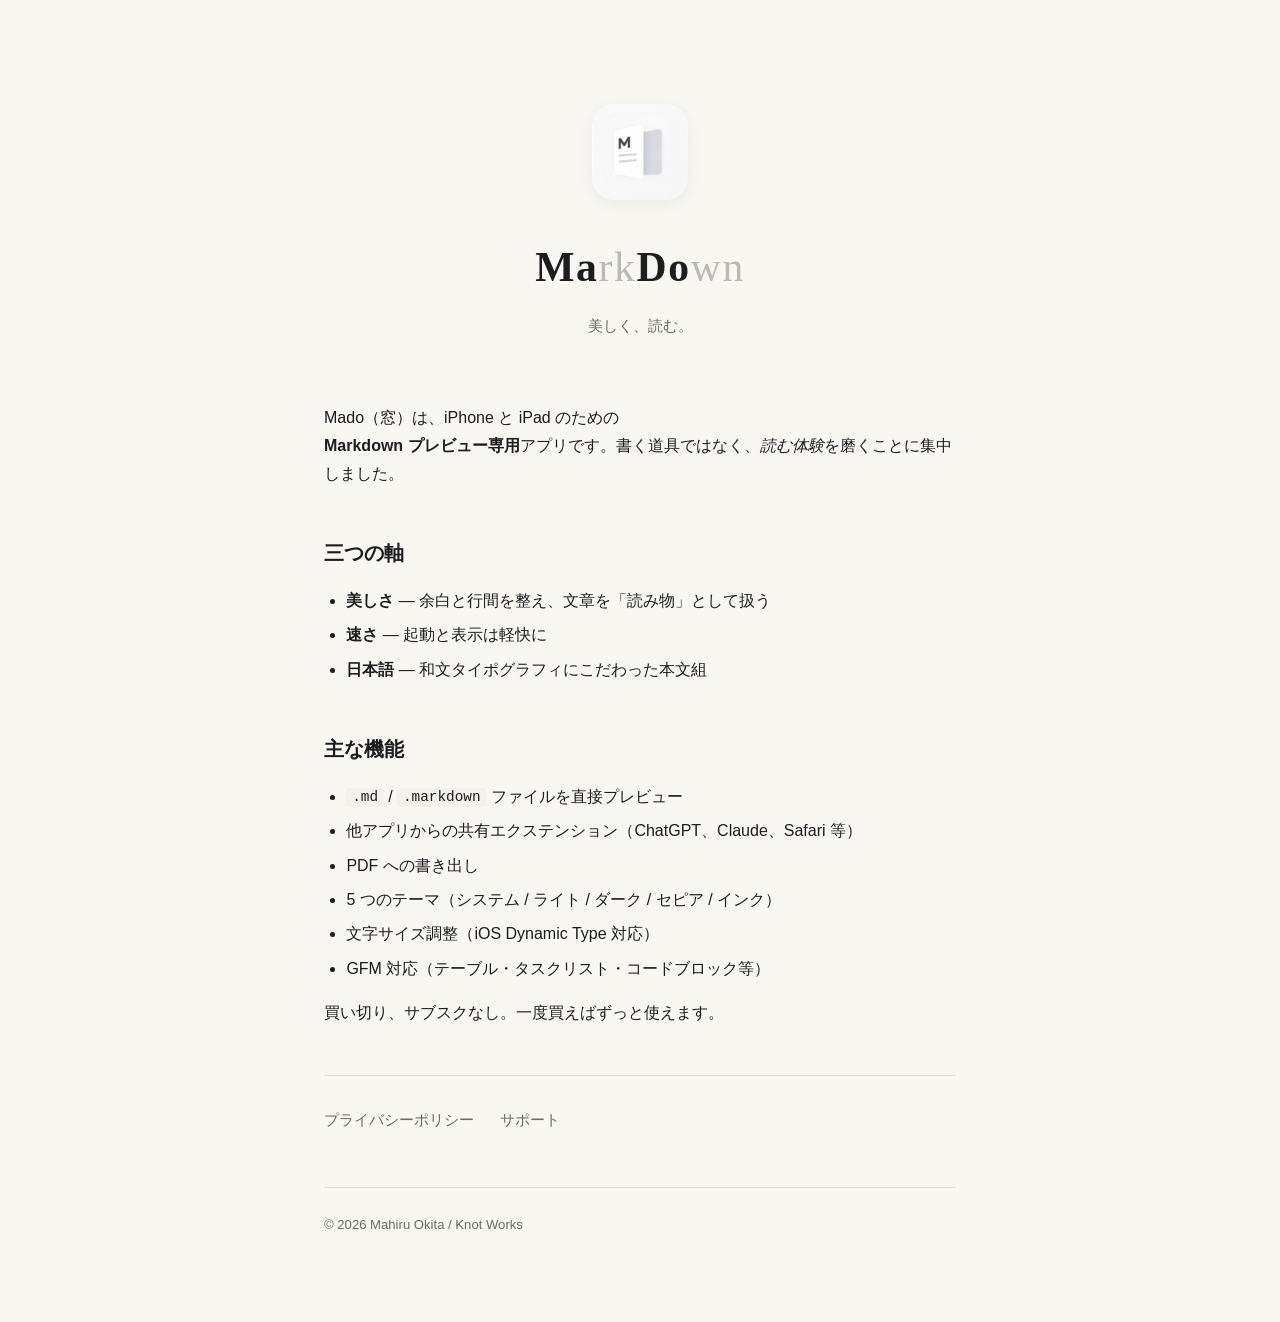
<file: index.html>
<!DOCTYPE html>
<html lang="ja">
<head>
    <meta charset="UTF-8">
    <meta name="viewport" content="width=device-width, initial-scale=1.0">
    <title>Mado — Markdown を、もっと美しく読む。</title>
    <meta name="description" content="iPhone と iPad のための Markdown プレビュー専用アプリ。買い切り、サブスクなし。">
    <meta property="og:title" content="Mado — Markdown を、もっと美しく読む。">
    <meta property="og:description" content="iPhone と iPad のための Markdown プレビュー専用アプリ。">
    <meta property="og:type" content="website">
    <meta property="og:image" content="icon-256.png">
    <link rel="icon" href="favicon.png" type="image/png">
    <link rel="stylesheet" href="style.css">
</head>
<body>
    <div class="brand-block">
        <img src="icon-256.png" alt="Mado" class="brand-icon">
        <h1 class="wordmark">Ma<span class="dim">rk</span>Do<span class="dim">wn</span></h1>
        <p class="tagline">美しく、読む。</p>
    </div>

    <p>Mado（窓）は、iPhone と iPad のための<br><strong>Markdown プレビュー専用</strong>アプリです。書く道具ではなく、<em>読む体験</em>を磨くことに集中しました。</p>

    <h2>三つの軸</h2>
    <ul>
        <li><strong>美しさ</strong> — 余白と行間を整え、文章を「読み物」として扱う</li>
        <li><strong>速さ</strong> — 起動と表示は軽快に</li>
        <li><strong>日本語</strong> — 和文タイポグラフィにこだわった本文組</li>
    </ul>

    <h2>主な機能</h2>
    <ul>
        <li><code>.md</code> / <code>.markdown</code> ファイルを直接プレビュー</li>
        <li>他アプリからの共有エクステンション（ChatGPT、Claude、Safari 等）</li>
        <li>PDF への書き出し</li>
        <li>5 つのテーマ（システム / ライト / ダーク / セピア / インク）</li>
        <li>文字サイズ調整（iOS Dynamic Type 対応）</li>
        <li>GFM 対応（テーブル・タスクリスト・コードブロック等）</li>
    </ul>

    <p>買い切り、サブスクなし。一度買えばずっと使えます。</p>

    <div class="nav">
        <a href="privacy/">プライバシーポリシー</a>
        <a href="support/">サポート</a>
    </div>

    <div class="footer">
        <p>© 2026 Mahiru Okita / Knot Works</p>
    </div>
</body>
</html>
</file>
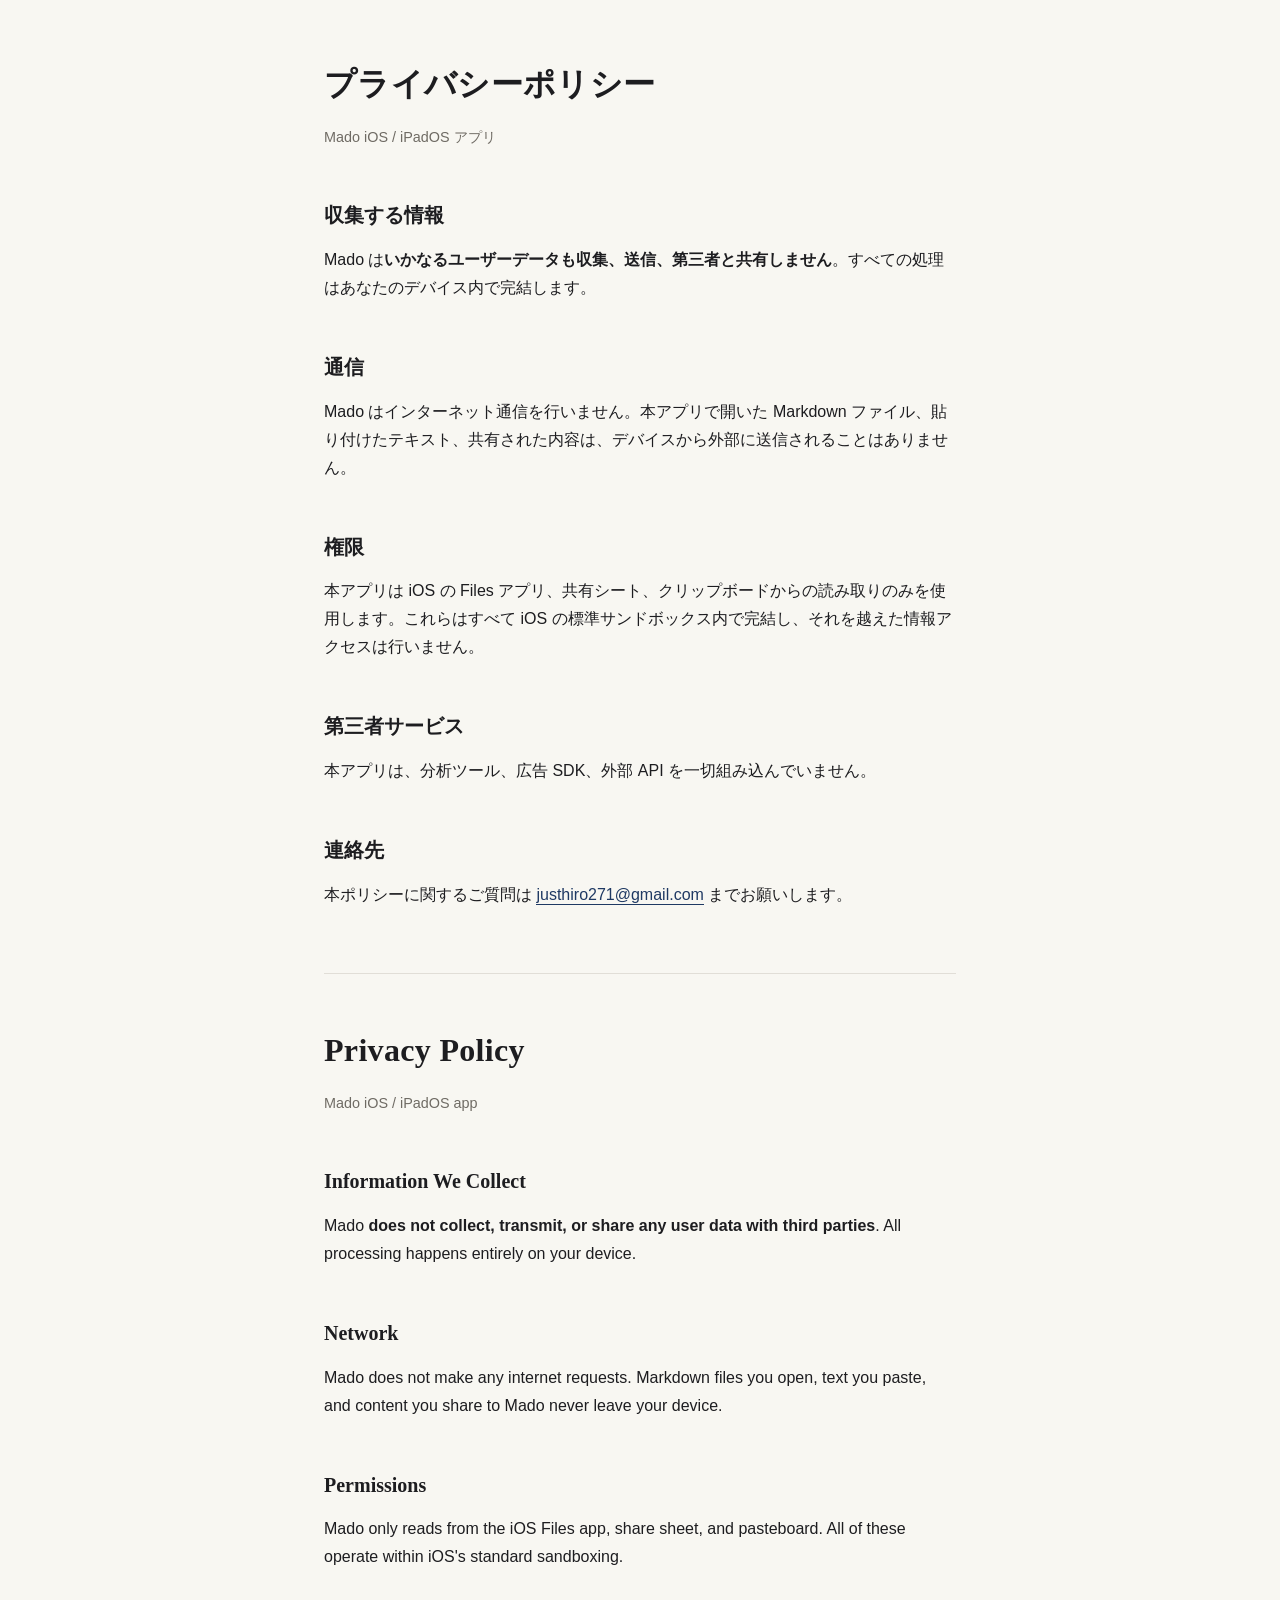
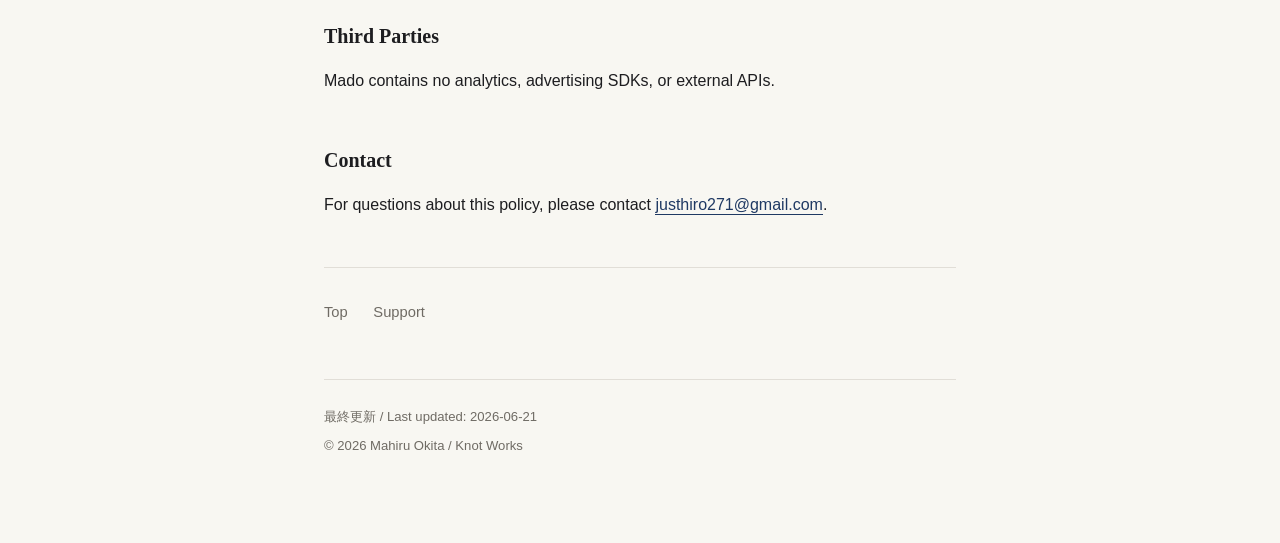
<file: privacy/index.html>
<!DOCTYPE html>
<html lang="ja">
<head>
    <meta charset="UTF-8">
    <meta name="viewport" content="width=device-width, initial-scale=1.0">
    <title>Mado — プライバシーポリシー</title>
    <meta name="description" content="Mado のプライバシーポリシー">
    <link rel="icon" href="../favicon.png" type="image/png">
    <link rel="stylesheet" href="../style.css">
</head>
<body>
    <h1>プライバシーポリシー</h1>
    <p class="muted">Mado iOS / iPadOS アプリ</p>

    <h2>収集する情報</h2>
    <p>Mado は<strong>いかなるユーザーデータも収集、送信、第三者と共有しません</strong>。すべての処理はあなたのデバイス内で完結します。</p>

    <h2>通信</h2>
    <p>Mado はインターネット通信を行いません。本アプリで開いた Markdown ファイル、貼り付けたテキスト、共有された内容は、デバイスから外部に送信されることはありません。</p>

    <h2>権限</h2>
    <p>本アプリは iOS の Files アプリ、共有シート、クリップボードからの読み取りのみを使用します。これらはすべて iOS の標準サンドボックス内で完結し、それを越えた情報アクセスは行いません。</p>

    <h2>第三者サービス</h2>
    <p>本アプリは、分析ツール、広告 SDK、外部 API を一切組み込んでいません。</p>

    <h2>連絡先</h2>
    <p>本ポリシーに関するご質問は <a href="mailto:justhiro271@gmail.com">justhiro271@gmail.com</a> までお願いします。</p>

    <hr>

    <h1>Privacy Policy</h1>
    <p class="muted">Mado iOS / iPadOS app</p>

    <h2>Information We Collect</h2>
    <p>Mado <strong>does not collect, transmit, or share any user data with third parties</strong>. All processing happens entirely on your device.</p>

    <h2>Network</h2>
    <p>Mado does not make any internet requests. Markdown files you open, text you paste, and content you share to Mado never leave your device.</p>

    <h2>Permissions</h2>
    <p>Mado only reads from the iOS Files app, share sheet, and pasteboard. All of these operate within iOS's standard sandboxing.</p>

    <h2>Third Parties</h2>
    <p>Mado contains no analytics, advertising SDKs, or external APIs.</p>

    <h2>Contact</h2>
    <p>For questions about this policy, please contact <a href="mailto:justhiro271@gmail.com">justhiro271@gmail.com</a>.</p>

    <div class="nav">
        <a href="../">Top</a>
        <a href="../support/">Support</a>
    </div>

    <div class="footer">
        <p>最終更新 / Last updated: 2026-06-21</p>
        <p>© 2026 Mahiru Okita / Knot Works</p>
    </div>
</body>
</html>
</file>
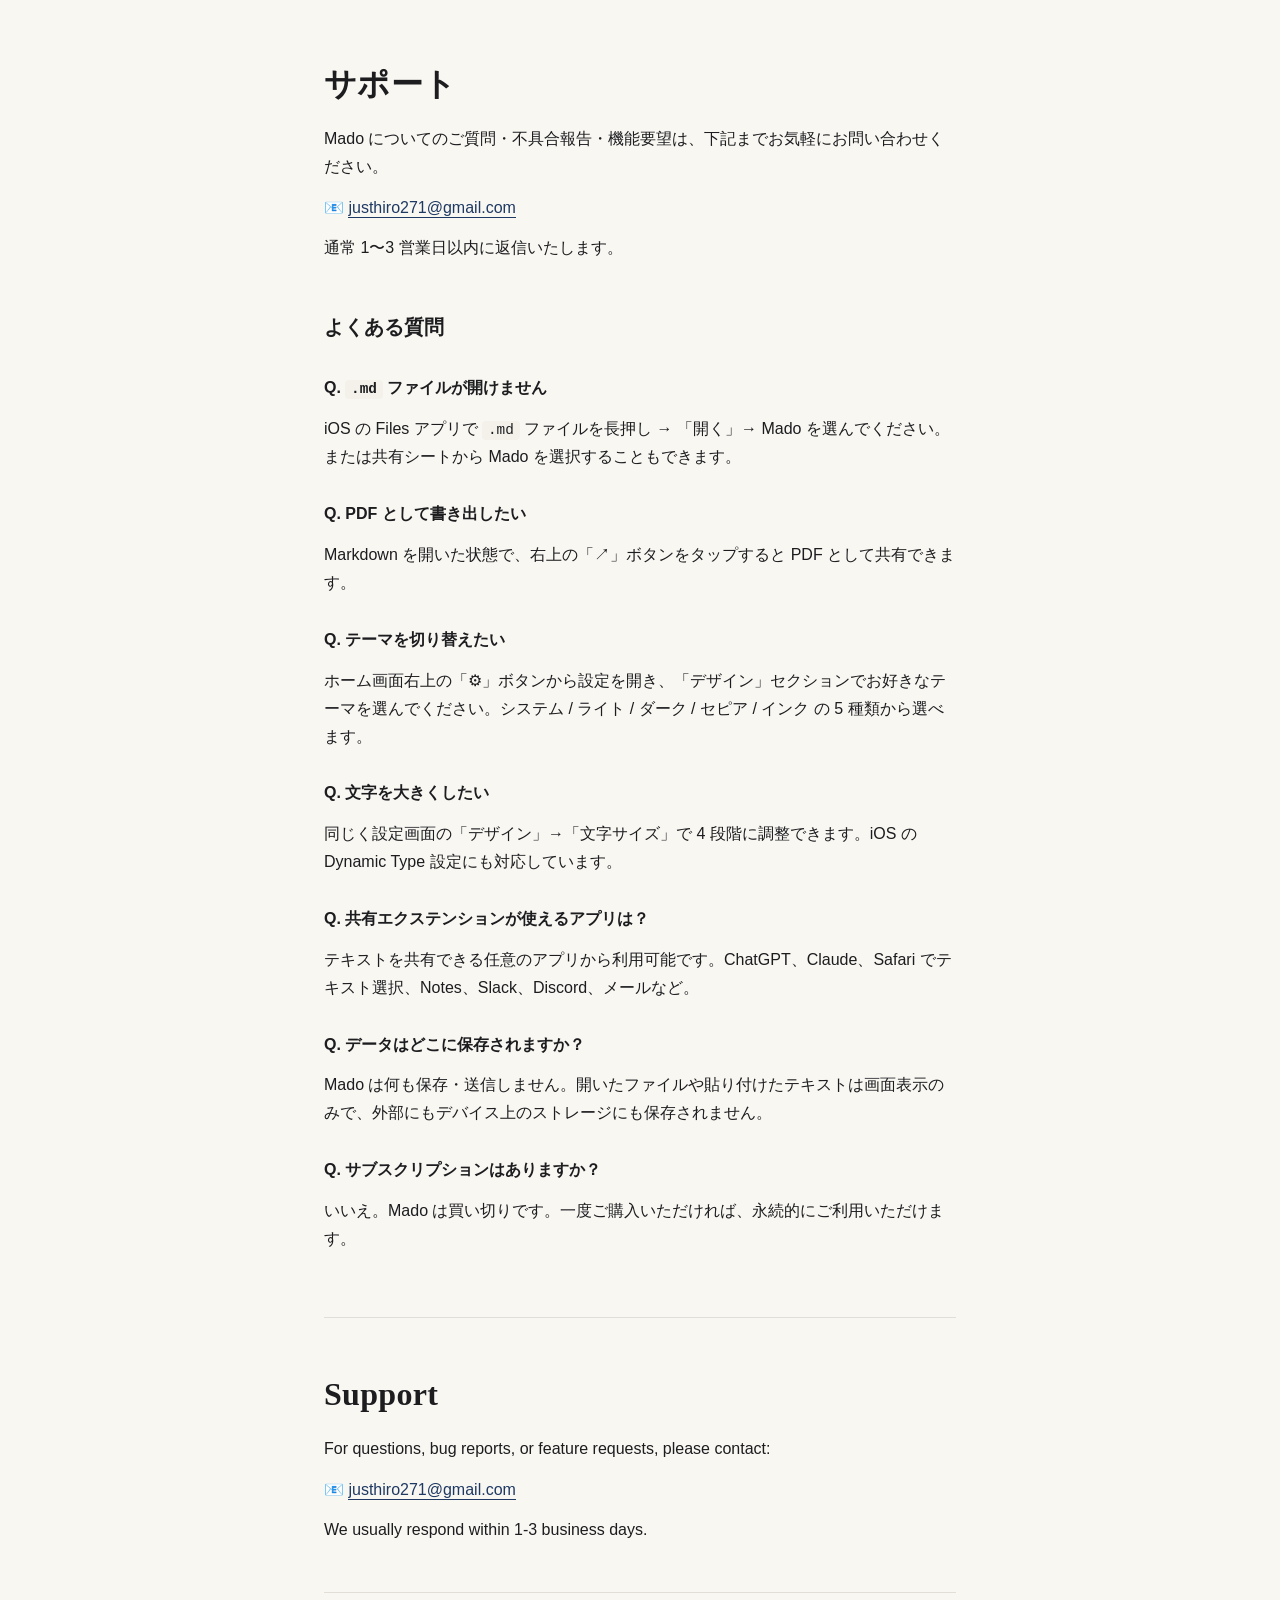
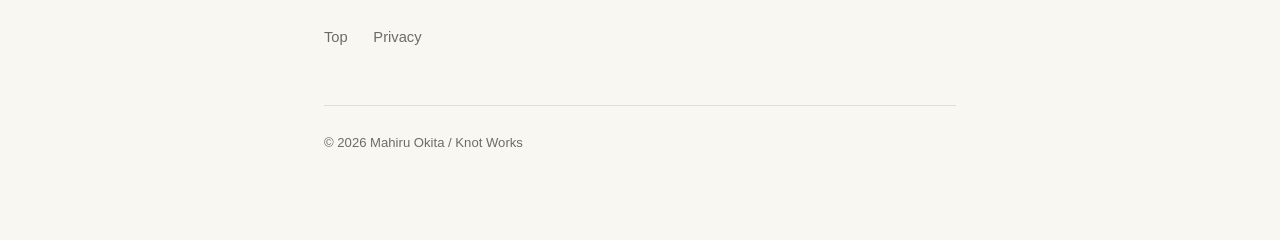
<file: support/index.html>
<!DOCTYPE html>
<html lang="ja">
<head>
    <meta charset="UTF-8">
    <meta name="viewport" content="width=device-width, initial-scale=1.0">
    <title>Mado — サポート</title>
    <meta name="description" content="Mado のサポート・お問い合わせ">
    <link rel="icon" href="../favicon.png" type="image/png">
    <link rel="stylesheet" href="../style.css">
</head>
<body>
    <h1>サポート</h1>
    <p>Mado についてのご質問・不具合報告・機能要望は、下記までお気軽にお問い合わせください。</p>

    <p>📧 <a href="mailto:justhiro271@gmail.com">justhiro271@gmail.com</a></p>

    <p>通常 1〜3 営業日以内に返信いたします。</p>

    <h2>よくある質問</h2>

    <h3>Q. <code>.md</code> ファイルが開けません</h3>
    <p>iOS の Files アプリで <code>.md</code> ファイルを長押し → 「開く」→ Mado を選んでください。または共有シートから Mado を選択することもできます。</p>

    <h3>Q. PDF として書き出したい</h3>
    <p>Markdown を開いた状態で、右上の「↗」ボタンをタップすると PDF として共有できます。</p>

    <h3>Q. テーマを切り替えたい</h3>
    <p>ホーム画面右上の「⚙」ボタンから設定を開き、「デザイン」セクションでお好きなテーマを選んでください。システム / ライト / ダーク / セピア / インク の 5 種類から選べます。</p>

    <h3>Q. 文字を大きくしたい</h3>
    <p>同じく設定画面の「デザイン」→「文字サイズ」で 4 段階に調整できます。iOS の Dynamic Type 設定にも対応しています。</p>

    <h3>Q. 共有エクステンションが使えるアプリは？</h3>
    <p>テキストを共有できる任意のアプリから利用可能です。ChatGPT、Claude、Safari でテキスト選択、Notes、Slack、Discord、メールなど。</p>

    <h3>Q. データはどこに保存されますか？</h3>
    <p>Mado は何も保存・送信しません。開いたファイルや貼り付けたテキストは画面表示のみで、外部にもデバイス上のストレージにも保存されません。</p>

    <h3>Q. サブスクリプションはありますか？</h3>
    <p>いいえ。Mado は買い切りです。一度ご購入いただければ、永続的にご利用いただけます。</p>

    <hr>

    <h1>Support</h1>
    <p>For questions, bug reports, or feature requests, please contact:</p>

    <p>📧 <a href="mailto:justhiro271@gmail.com">justhiro271@gmail.com</a></p>

    <p>We usually respond within 1-3 business days.</p>

    <div class="nav">
        <a href="../">Top</a>
        <a href="../privacy/">Privacy</a>
    </div>

    <div class="footer">
        <p>© 2026 Mahiru Okita / Knot Works</p>
    </div>
</body>
</html>
</file>
<file: style.css>
/*
 * Mado site palette — アプリ本体の `Palette.light` / `Palette.dark` と
 * RGB レベルで完全一致させてある。
 */
:root {
    --paper: #F8F7F2;          /* MadoColor.paper  (light) */
    --ink: #1D1D20;            /* MadoColor.ink    (light) */
    --muted: #6F6B64;          /* MadoColor.muted  (light) */
    --accent: #1F3963;         /* MadoColor.accent (light) */
    --divider: #E1DED7;        /* MadoColor.divider (light) */
    --code-bg: #F3F1EA;        /* MadoColor.codeBg (light) */
}

@media (prefers-color-scheme: dark) {
    :root {
        --paper: #141417;      /* MadoColor.paper  (dark)  */
        --ink: #F1F1F5;        /* MadoColor.ink    (dark)  */
        --muted: #8F8E94;      /* MadoColor.muted  (dark)  */
        --accent: #7FA4D8;     /* MadoColor.accent (dark)  */
        --divider: #3A3A3F;    /* MadoColor.divider (dark) */
        --code-bg: #26262B;    /* MadoColor.codeBg (dark)  */
    }
}

* { box-sizing: border-box; }

html {
    background: var(--paper);
    color: var(--ink);
    font-family: -apple-system, BlinkMacSystemFont, "Hiragino Sans", "Hiragino Kaku Gothic ProN", "Noto Sans JP", sans-serif;
    line-height: 1.75;
    -webkit-font-smoothing: antialiased;
    -webkit-text-size-adjust: 100%;
}

body {
    margin: 0 auto;
    padding: 56px 24px 80px;
    max-width: 680px;
}

h1 {
    font-family: Georgia, "Hiragino Mincho ProN", "Yu Mincho", serif;
    font-size: 2rem;
    font-weight: 600;
    margin: 0 0 0.4em;
    letter-spacing: 0.01em;
}

h2 {
    font-family: Georgia, "Hiragino Mincho ProN", "Yu Mincho", serif;
    font-size: 1.25rem;
    font-weight: 600;
    margin: 2.4em 0 0.6em;
}

h3 {
    font-size: 1rem;
    font-weight: 600;
    margin: 1.8em 0 0.4em;
}

p { margin: 0.8em 0; }

a {
    color: var(--accent);
    text-decoration: none;
    border-bottom: 1px solid var(--accent);
    padding-bottom: 1px;
    transition: opacity 0.15s;
}

a:hover { opacity: 0.7; }

ul { padding-left: 1.4em; }
li { margin: 0.4em 0; }

hr {
    border: none;
    border-top: 1px solid var(--divider);
    margin: 4em 0 3em;
}

code {
    font-family: "SF Mono", Menlo, Consolas, monospace;
    background: var(--code-bg);
    padding: 0.1em 0.4em;
    border-radius: 4px;
    font-size: 0.9em;
}

.muted {
    color: var(--muted);
    font-size: 0.9rem;
}

.brand-block {
    text-align: center;
    margin: 3em 0 4em;
}

.brand-icon {
    width: 96px;
    height: 96px;
    border-radius: 22px;
    box-shadow: 0 4px 16px rgba(0, 0, 0, 0.06);
    margin-bottom: 1.4em;
}

.wordmark {
    font-family: Georgia, "Hiragino Mincho ProN", "Yu Mincho", serif;
    font-size: 2.6rem;
    font-weight: 600;
    margin: 0;
    letter-spacing: 0.04em;
}

.wordmark .dim {
    opacity: 0.28;
    font-weight: 400;
}

.tagline {
    color: var(--muted);
    font-family: Georgia, "Hiragino Mincho ProN", "Yu Mincho", serif;
    margin: 0.6em 0 0;
    font-size: 0.95rem;
}

.nav {
    margin: 3em 0 0;
    padding-top: 2em;
    border-top: 1px solid var(--divider);
    display: flex;
    flex-wrap: wrap;
    gap: 1.6em;
}

.nav a {
    color: var(--muted);
    border: none;
    font-size: 0.92rem;
}

.footer {
    margin-top: 4em;
    padding-top: 1.6em;
    border-top: 1px solid var(--divider);
    color: var(--muted);
    font-size: 0.82rem;
}

.footer p { margin: 0.4em 0; }

@media (max-width: 480px) {
    body { padding: 32px 20px 60px; }
    h1 { font-size: 1.7rem; }
    .wordmark { font-size: 2.1rem; }
    .brand-icon { width: 80px; height: 80px; border-radius: 18px; }
}
</file>
